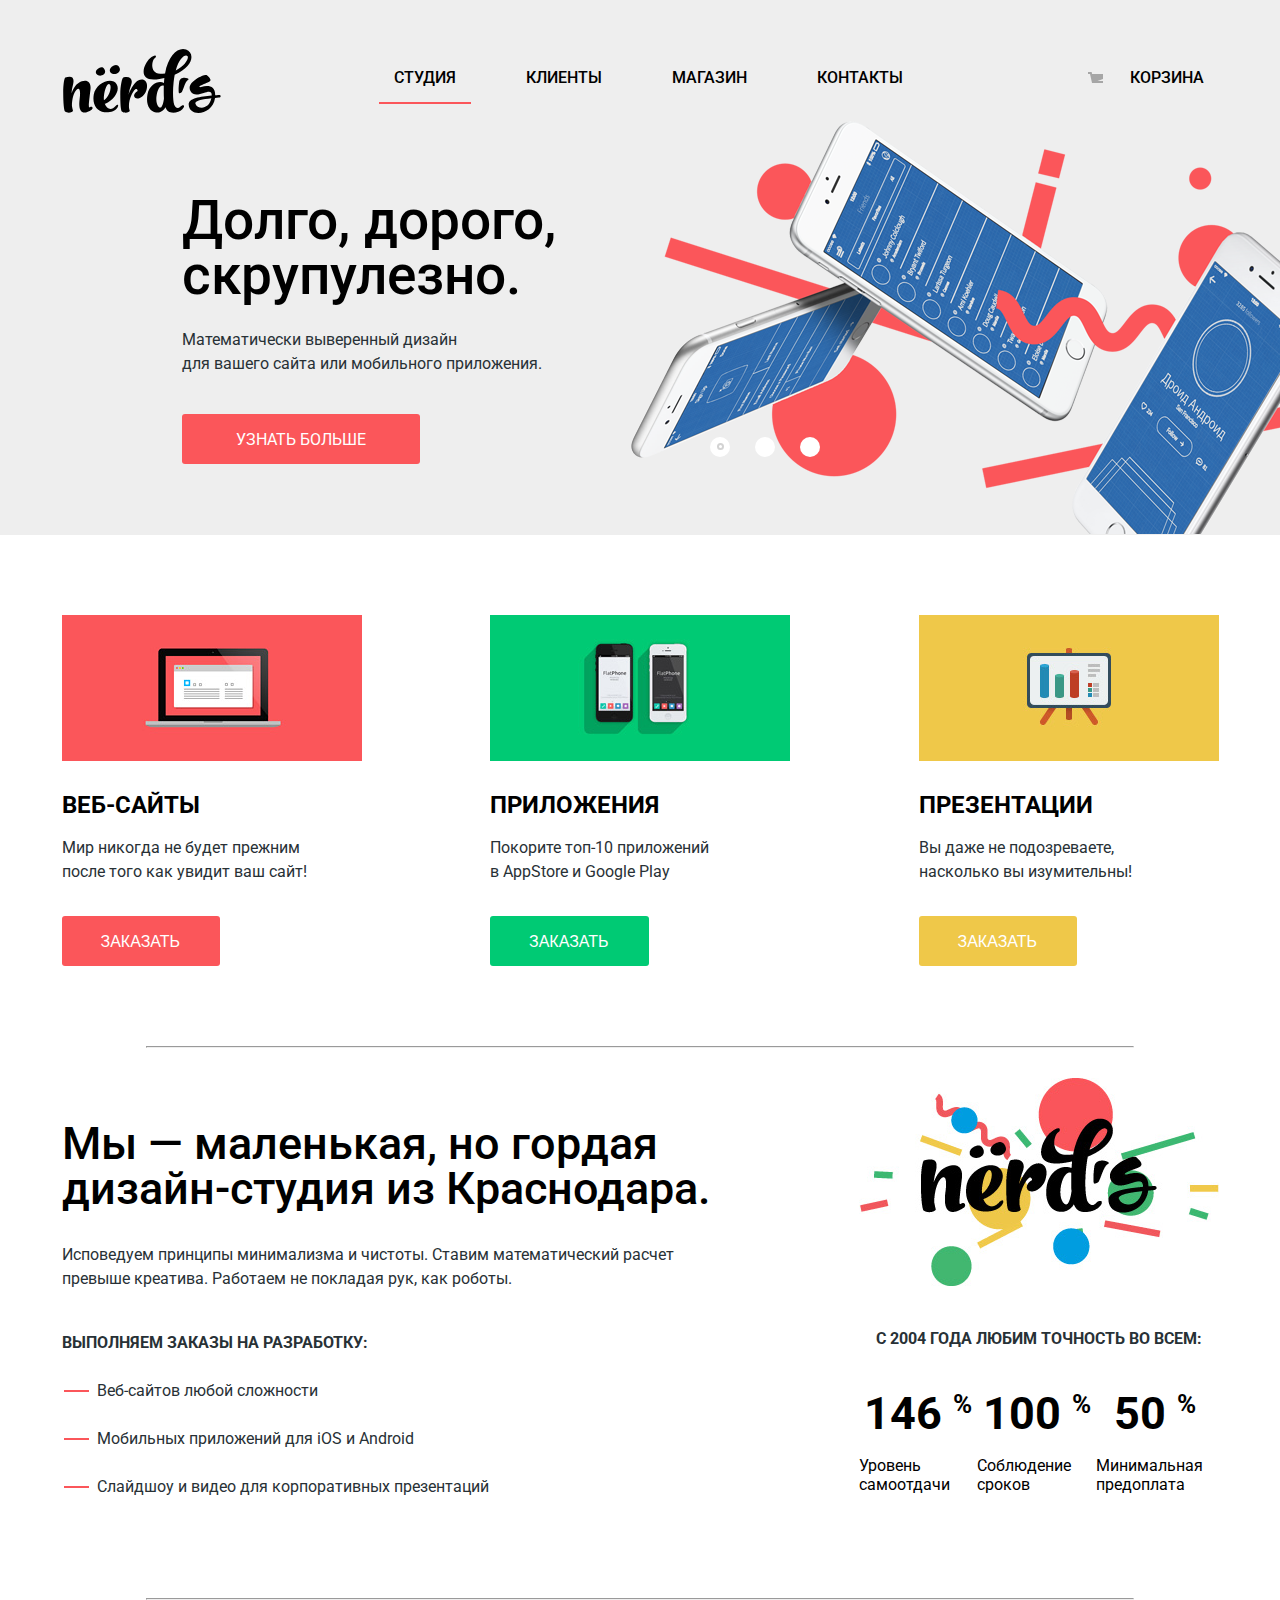
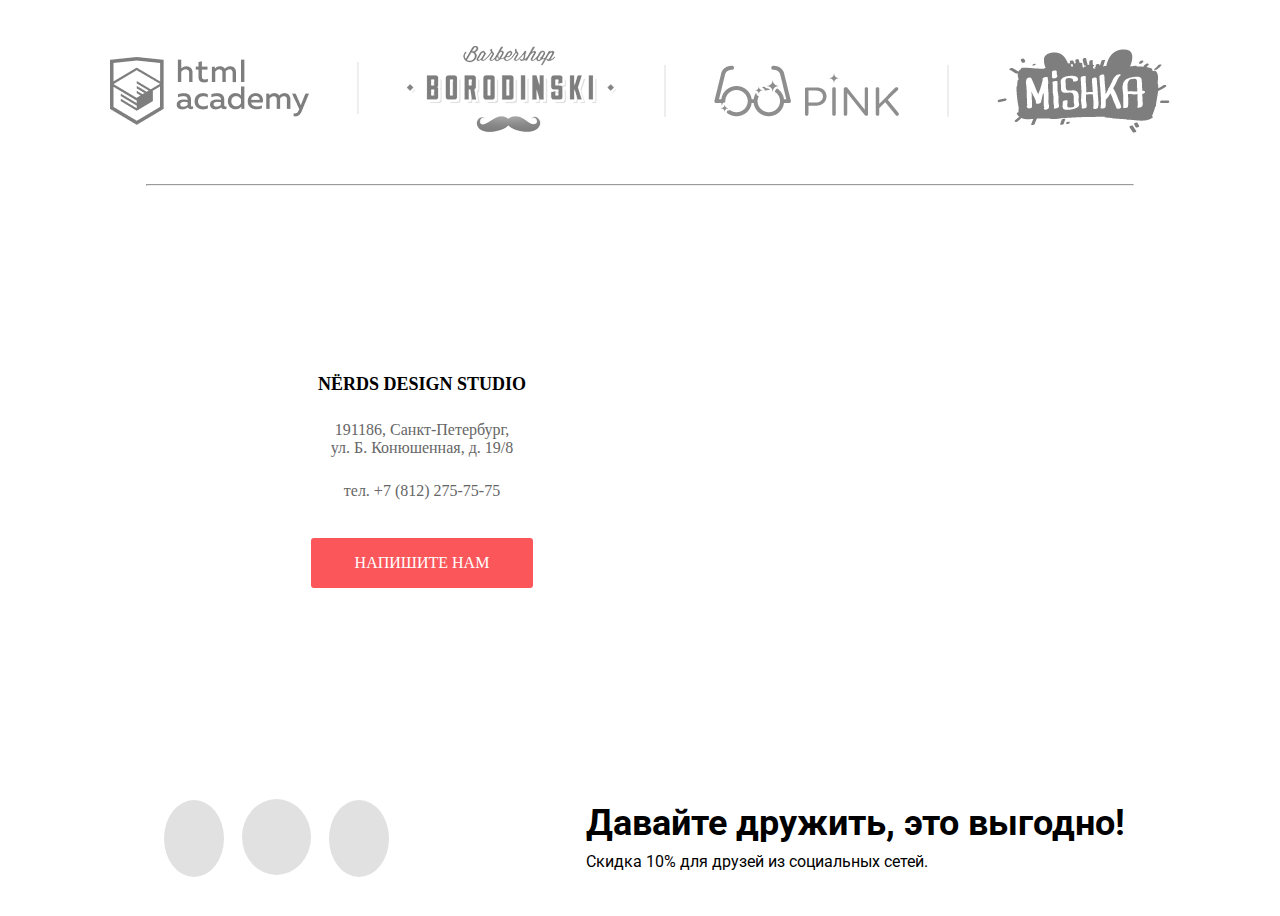
<file: nerds/index.html>
<!DOCTYPE html>
<html lang="en">
<head>
	<meta charset="UTF-8">
	<meta name="viewport" content="width=device-width, initial-scale=1.0">
	<link rel="stylesheet" href="css/style.css">
	<link rel="preconnect" href="https://fonts.googleapis.com">
<link rel="preconnect" href="https://fonts.googleapis.com">
<link rel="preconnect" href="https://fonts.gstatic.com" crossorigin>
<link href="https://fonts.googleapis.com/css2?family=Roboto:wght@500&display=swap" rel="stylesheet">
<link href="https://fonts.googleapis.com/css2?family=Roboto&display=swap" rel="stylesheet">
<link href="https://fonts.googleapis.com/css2?family=Roboto:wght@700&display=swap" rel="stylesheet">
<link rel="stylesheet" href="https://use.fontawesome.com/releases/v5.6.1/css/all.css"
integrity="sha384-gfdkjb5BdAXd+lj+gudLWI+BXq4IuLW5IT+brZEZsLFm++aCMlF1V92rMkPaX4PP" crossorigin="anonymous">
	<title>Nerds</title>
</head>
<body>
	<header class="header">
		<div class="container">
			<div class="header__logo">
				<a href="index.html"><img src="img/nerds-logo.svg" alt="Логотип" width="160px" height="65px"></a>
			</div>
			<nav>
				<ul class="header__nav">
					<li class="nav__item"><a href="" class="active">Студия</a></li>
					<li class="nav__item"><a href="">Клиенты</a></li>
					<li class="nav__item"><a href="catalog.html">Магазин</a></li>
					<li class="nav__item"><a href="">Контакты</a></li>
				</ul>
			</nav>
			<div class="header__basket">
				<a href="#">Корзина</a>
			</div>
		</div>
				<div class="slider">
		<div class="container">
			
		<input class="slider__check slider__check-pos-first" type="radio" name="slider__check" id="slider__check-1" checked>
    <label class="slider__label slider__label-pos-first" for="slider__check-1">1</label>
    
    <div class="slider__div">
    	<div class="header__slider-description">
				<h1 class="header__slider-title">
					Долго, дорого,<br> скрупулезно.
				</h1>
				<p class="header__slider-text">
					Математически выверенный дизайн<br> для вашего сайта или мобильного приложения.
				</p>
				<button class="header__slider-button">
					УЗНАТЬ БОЛЬШЕ
				</button>
			</div>
    <img class="slider__image" src="img/nerds-index-slide1 1.png" alt="slider-image" width="760px" height="431px">
    </div>
    
		<input class="slider__check slider__check-pos-second" type="radio" name="slider__check" id="slider__check-2">
    <label class="slider__label slider__label-pos-second" for="slider__check-2">2</label>
    
    <div class="slider__div">
    	<div class="header__slider-description">
				<h1 class="header__slider-title">
					Любим математику <br> как никто другой.
				</h1>
				<p class="header__slider-text">
					Никакого креатива, только математические формулы <br> для расчета идеальных пропорций
				</p>
				<button class="header__slider-button">
					УЗНАТЬ БОЛЬШЕ
				</button>
			</div>
    <img src="img/index-slide-2.png" alt="slider-image" width="760px" height="431px" class="slider__image">
    </div>
    
		<input class="slider__check slider__check-pos-third" type="radio" name="slider__check" id="slider__check-3">
    <label class="slider__label slider__label-pos-third" for="slider__check-3">3</label>
    
    <div class="slider__div">
    	<div class="header__slider-description">
				<h1 class="header__slider-title">
					Только ночь,<br>только хардкор.
				</h1>
				<p class="header__slider-text">
					Работать днем, как все? Мы против этого. <br>
					Ближе к полуночи работа только начинается.
				</p>
				<button class="header__slider-button">
					УЗНАТЬ БОЛЬШЕ
				</button>
			</div>
    <img class="slider__image" src="img/index-slide-3.png" width="760px" height="431px" alt="slider-image">
    </div>
    	
			
	</div>
	</div>
	</header>
	<main class="main">
		<div class="container">
			<div class="main__block">
				<img src="img/illustration-1 1.jpg" width="300px" height="146px" alt="wep pages">
				<h3 class="main__block-title">Веб-сайты</h3>
				<p class="main__block-text">Мир никогда не будет прежним <br> после того как увидит ваш сайт!</p>
				<button class="order-button main__button-red">
					Заказать
				</button>
			</div>
			<div class="main__block">
				<img src="img/illustration-2 1.jpg" width="300px" height="146px" alt="applications">
				<h3 class="main__block-title">Приложения</h3>
				<p class="main__block-text">Покорите топ-10 приложений <br> в AppStore и Google Play</p>
				<button class="order-button main__button-green">
					Заказать
				</button>
			</div>
			<div class="main__block">
				<img src="img/illustration-3 1.jpg" width="300px" height="146px" alt="presentations">
				<h3 class="main__block-title">Презентации</h3>
				<p class="main__block-text">Вы даже не подозреваете, <br> насколько вы изумительны!</p>
				<button class="order-button main__button-yellow">
					Заказать
				</button>
			</div>
		</div>
		<hr>
		<div class="container">
			<div class="main__description-block">
				<h2 class="main__description-title">
					Мы — маленькая, но гордая <br>
				    дизайн-студия из Краснодара.
				</h2>
				<p class="main__description-text main__block-text">
					Исповедуем принципы минимализма и чистоты. Ставим математический расчет <br>
					превыше креатива. Работаем не покладая рук, как роботы.
				</p>
				<h4>
					Выполняем заказы на разработку:
				</h4>
				<ul class="main__services-list">
					<li class="main__list-element">
							Веб-сайтов любой сложности	
					</li>
					<li class="main__list-element">
						Мобильных приложений для iOS и Android
					</li>
					<li class="main__list-element">
						Слайдшоу и видео для корпоративных презентаций
					</li>
				</ul>
			</div>
			<aside class="aside">
				<img src="img/nerds-illustration 1.png" alt="logotype" width="360px" height="208px">
				<h4>с 2004 года Любим точность во всем:</h4>
					<div class="aside__stats">
						<div>146 <sup>%</sup></div>
						<p>Уровень <br> самоотдачи</p>
					</div>
					<div class="aside__stats">
						<div>100 <sup>%</sup></div>
						<p>Соблюдение <br> сроков</p>
					</div>
					<div class="aside__stats">
						<div>50 <sup>%</sup></div>
						<p>Минимальная <br> предоплата</p>
					</div>
			</aside>
		</div>
		<hr>
		<div class="container">
			<div class="main__advertising-element">
				<a href="#">
					<img src="img/logo-1 1.png" alt="">
				</a>
			</div>
			<div class="main__advertising-element first-gray-element">
				<a href="#">
					<img src="img/logo-2 2.png" alt="">
				</a>
			</div>
			<div class="main__advertising-element second-gray-element">
				<a href="#">
					<img src="img/logo-3 2.png" alt="">
				</a>
			</div>
			<div class="main__advertising-element third-gray-element">
				<a href="#">
					<img src="img/logo-4 2.png" alt="">
				</a>
			</div>
	</div>
	<hr>
	</main>
	<section class="section-map">
				<div class="popup" id="popup">
					<h3>Напишите нам</h3>
						<form action="">
							<fieldset class="popup__form-name">
							<label for="name">Ваше имя</label>
							<input type="text" id="name" placeholder="Имя Фамилия" required>
							</fieldset>
							<fieldset class="popup__form-email">
							<label for="email">Ваш email</label>
							<input type="email" id="email" placeholder="emain@example.com">
							</fieldset>
							<fieldset class="popup__form-letter">
							<label for="letter">Текст письма</label>
							<input type="text" id="letter" placeholder="В свободной форме">
							</fieldset>	
							<div>
								<button>отправить</button>
							</div>
						</form>
						<a href="#" class="close"></a>
					</div>
		<div class="map-contacts">
					<h3>NЁRDS DESIGN STUDIO</h3>
					<p>191186, Санкт-Петербург, <br> ул. Б. Конюшенная, д. 19/8 </p>
					<a href="">
						тел. +7 (812) 275-75-75
					</a>
					<a href="#popup" class="button-send">Напишите нам</a>
				</div>
		<iframe src="https://www.google.com/maps/embed?pb=!1m10!1m8!1m3!1d5082.019393221151!2d30.444442903069007!3d50.440920046555426!3m2!1i1024!2i768!4f13.1!5e0!3m2!1sru!2sua!4v1632475404308!5m2!1sru!2sua" width="100%" height="496" style="border:0;" allowfullscreen="" loading="lazy"></iframe>
	</section>
	<footer class="footer">
		<div class="footer-wrapper">
			<div class="footer__contact-block">
				<a href="#" class="vk-icon"><i class="fab fa-vk"></i></a>
				<a href="#" class="fb-icon"><i class="fab fa-facebook-f"></i></a>
				<a href="#" class="insta-icon"><i class="fab fa-instagram"></i></a>
			</div>
			<div class="footer__text-block">
				<h3 class="footer__title">
					Давайте дружить, это выгодно!
				</h3>
				<p class="footer__text">
					Скидка 10% для друзей из социальных сетей.
				</p>
			</div>
		</div>
	</footer>
</body>
</html>
</file>
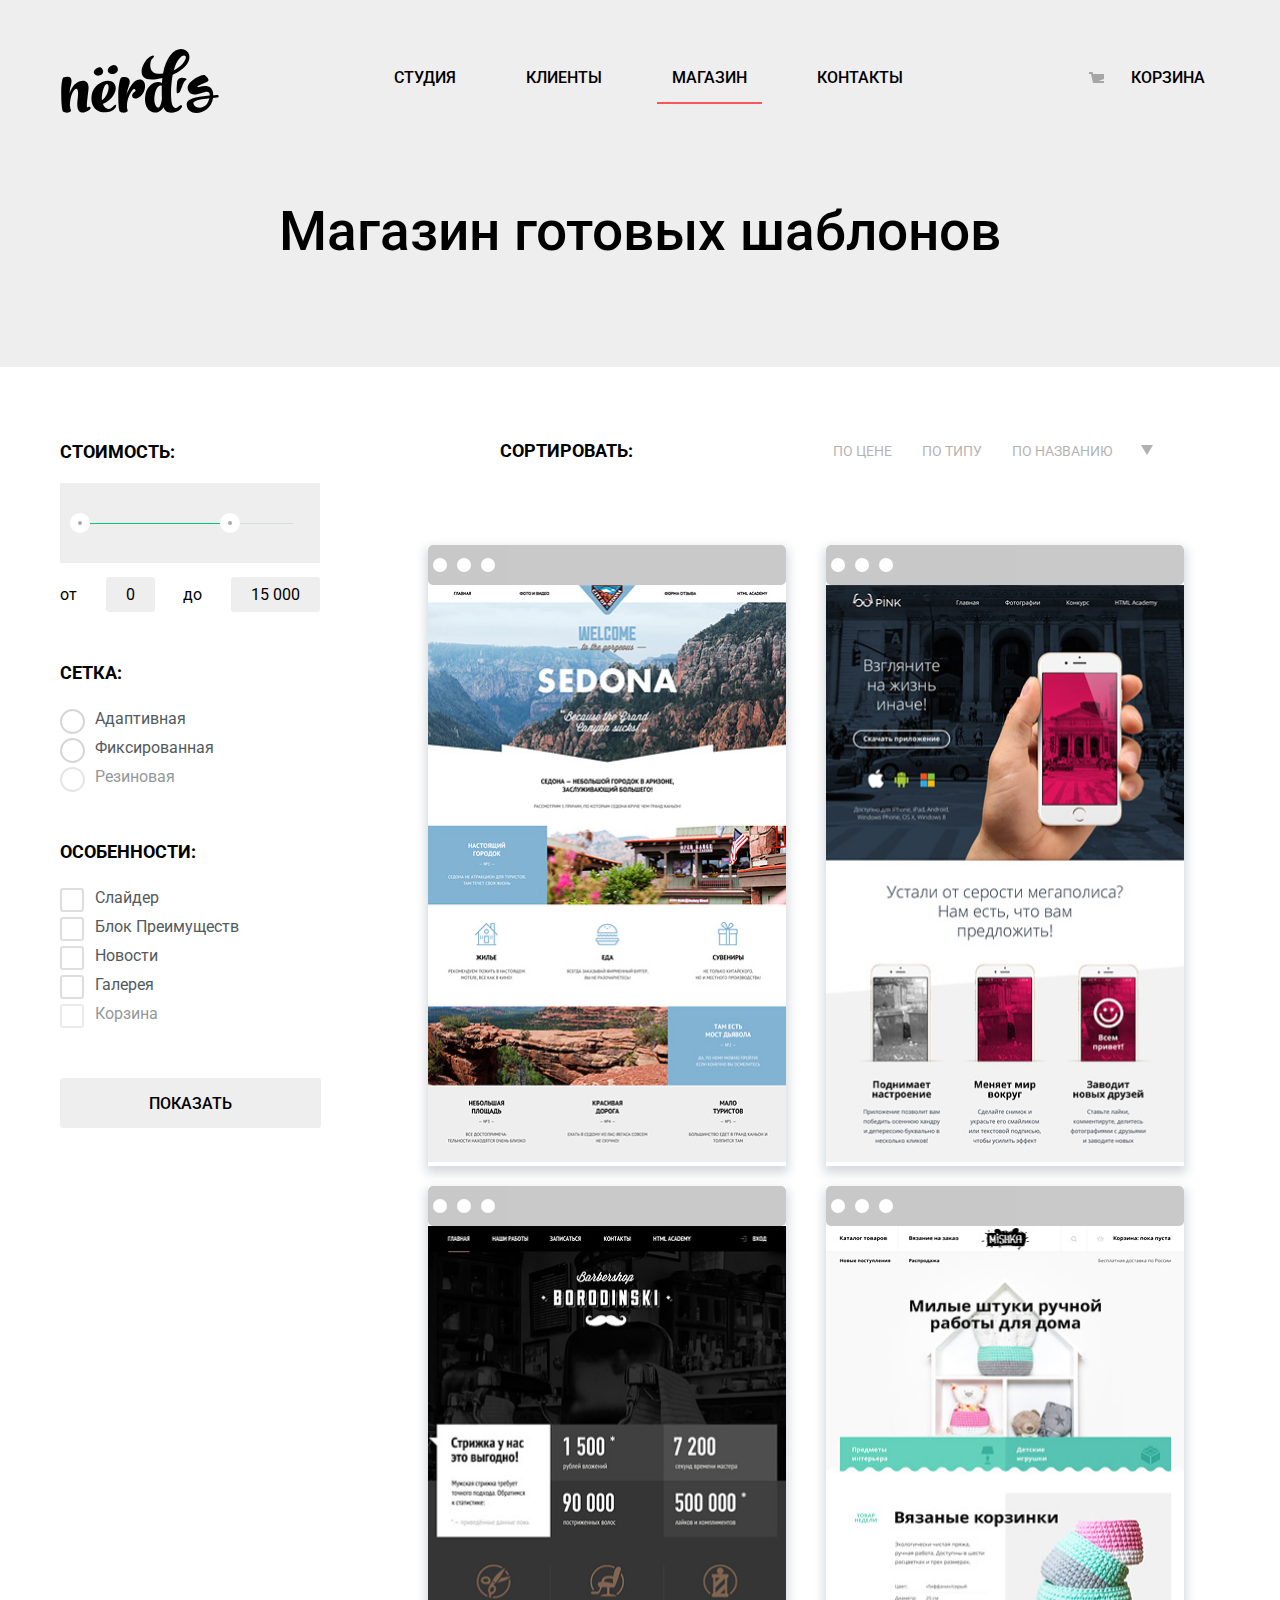
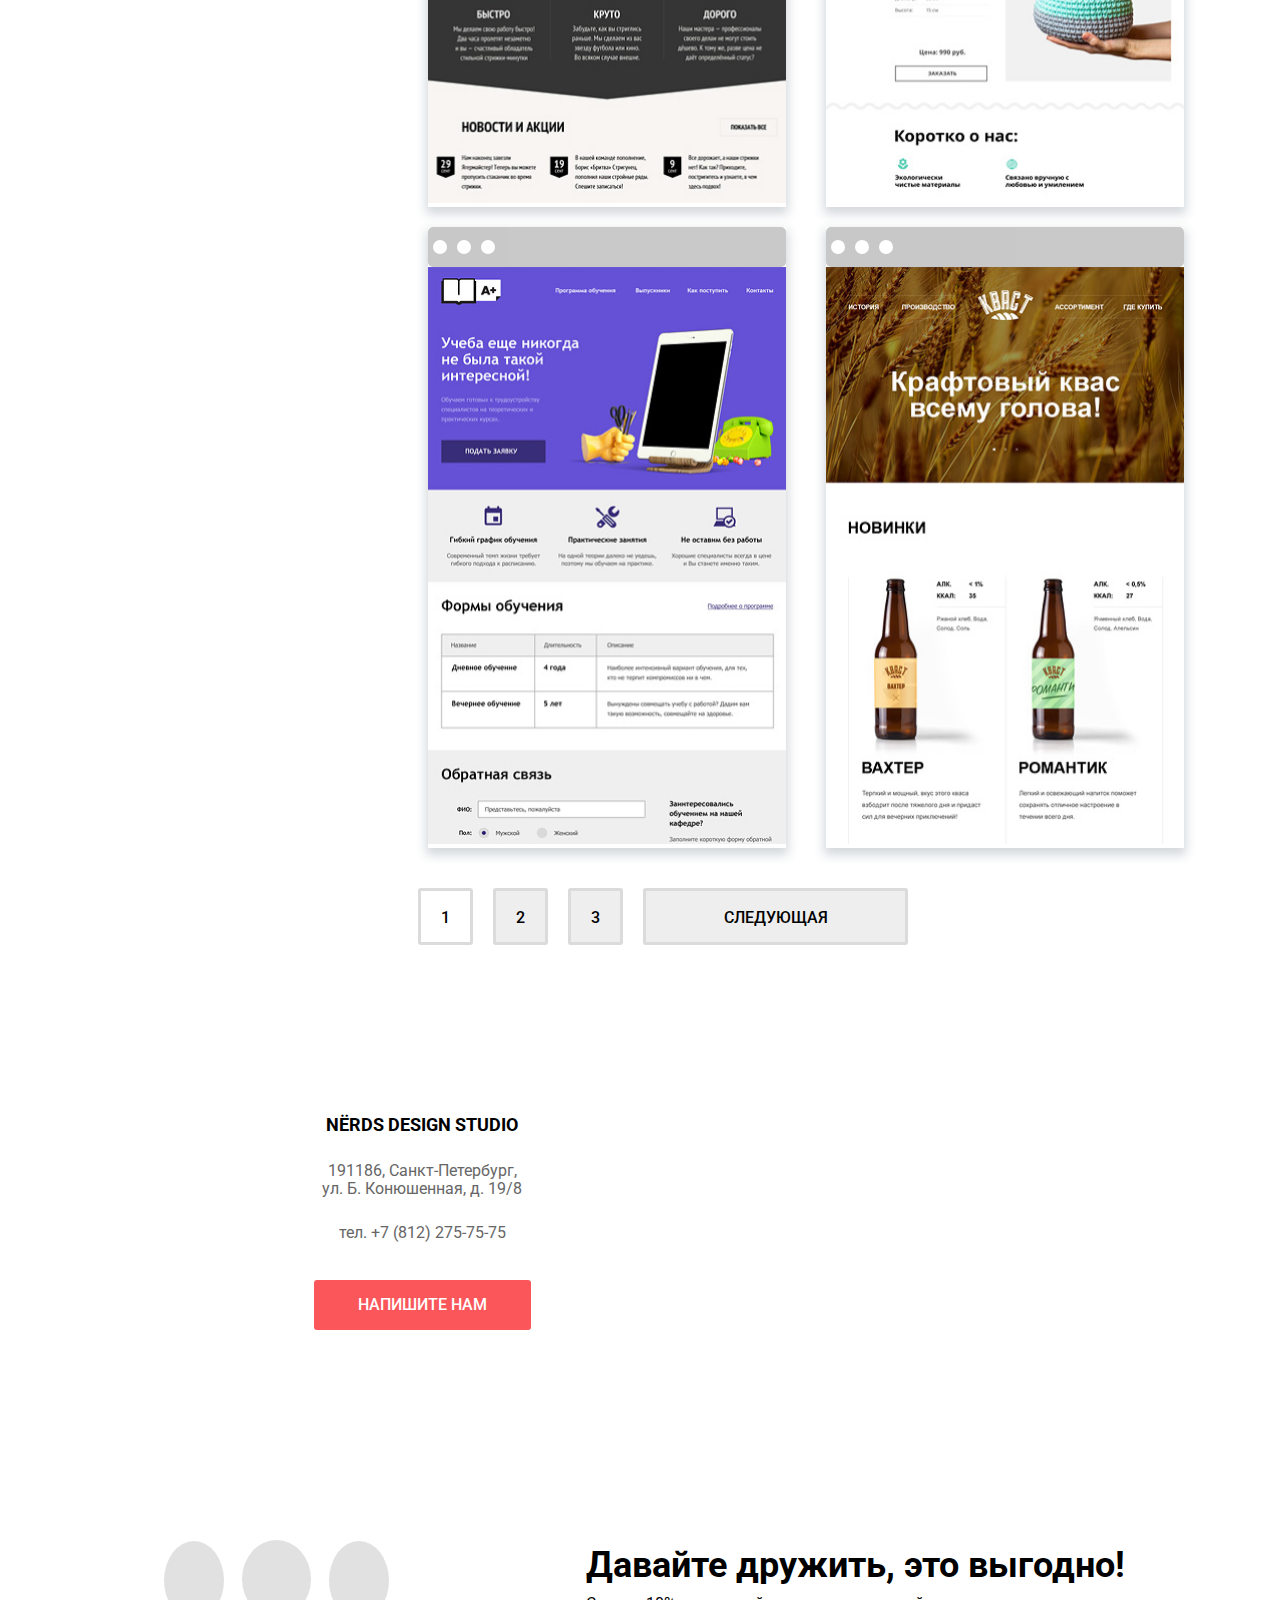
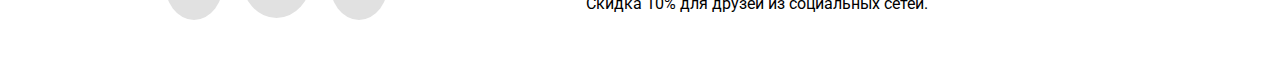
<file: nerds/catalog.html>
<!DOCTYPE html>
<html lang="en">
<head>
	<meta charset="UTF-8">
	<meta name="viewport" content="width=device-width, initial-scale=1.0">
	<title>Document</title>
	<link rel="stylesheet" href="css/catalog_style.css">
	<link rel="preconnect" href="https://fonts.googleapis.com">
<link rel="preconnect" href="https://fonts.googleapis.com">
<link rel="preconnect" href="https://fonts.gstatic.com" crossorigin>
<link href="https://fonts.googleapis.com/css2?family=Roboto:wght@500&display=swap" rel="stylesheet">
<link href="https://fonts.googleapis.com/css2?family=Roboto&display=swap" rel="stylesheet">
<link href="https://fonts.googleapis.com/css2?family=Roboto:wght@700&display=swap" rel="stylesheet">
<link rel="stylesheet" href="https://use.fontawesome.com/releases/v5.6.1/css/all.css"
integrity="sha384-gfdkjb5BdAXd+lj+gudLWI+BXq4IuLW5IT+brZEZsLFm++aCMlF1V92rMkPaX4PP" crossorigin="anonymous">
</head>
<body>
	<header class="header">
		<div class="container">
			<div class="header__logo">
				<a href="index.html"><img src="img/nerds-logo.svg" alt="Логотип" width="160px" height="65px"></a>
			</div>
			<nav>
				<ul class="header__nav">
					<li class="nav__item"><a href="index.html">Студия</a></li>
					<li class="nav__item"><a href="">Клиенты</a></li>
					<li class="nav__item"><a href="catalog.html" class="active">Магазин</a></li>
					<li class="nav__item"><a href="">Контакты</a></li>
				</ul>
			</nav>
			<div class="header__basket">
				<a href="#">Корзина</a>
			</div>
		</div>
			<h1 class="header__title">
				Магазин готовых шаблонов
			</h1>
		</header>
			<main class="main">
				<aside class="sidebar">
					<form action="" class="aside-form">
					<p class="price-text">СТоимость:</p>
					<div class="range-slider">
						<div class="slider__element-start">
							<span></span>
						</div>
						<div class="range"></div>
						<div class="slider__element-end">
							<span></span>
						</div>
					</div>
					<div class="calculate">
						<span>от</span>
						<div class="min">
							<p>0</p>
						</div>
						<span>до</span>
						<div class="max">
							<p>15 000</p>
						</div>
					</div>
						<p class="aside__form-text">Сетка:</p>
						<fieldset>
							<input class="radio__input" type="radio" name="makeup" id="adaptive">
						<label for="adaptive" class="radio__label">адаптивная</label>
						</fieldset>
						<fieldset>
							<input class="radio__input" type="radio" name="makeup" id="fixed">
						<label for="fixed" class="radio__label">фиксированная</label>
						</fieldset>
						<fieldset>
							<input class="radio__input disabled" disabled type="radio" name="makeup" id="gumm">
						<label for="gumm" class="radio__label">резиновая</label>
						</fieldset>		
						<p class="aside__form-text">Особенности:</p>
						<fieldset>
							<input type="checkbox" name="advantage" id="slider" class="checkbox__input">
						<label for="slider" class="checkbox__label">слайдер</label>
						</fieldset>
						<fieldset>
							<input type="checkbox" name="advantage" id="advantage" class="checkbox__input">
						<label for="advantage" class="checkbox__label">блок преимуществ</label>
						</fieldset>
						<fieldset>
							<input type="checkbox" name="advantage" id="news" class="checkbox__input">
						<label for="news" class="checkbox__label">новости</label>
						</fieldset>
						<fieldset>
							<input type="checkbox" name="advantage" id="galery" class="checkbox__input">
						<label for="galery" class="checkbox__label">галерея</label>
						</fieldset>
						<fieldset>
							<input type="checkbox" name="advantage" disabled id="basket" class="checkbox__input disabled">
						<label for="basket" class="checkbox__label">корзина</label>
						</fieldset>
						<a href="" class="form__button-show">ПОКАЗАТЬ</a>	
					</form>
				</aside>
				<div class="main-catalog">
					<div class="main-catalog__header">
						<p>
							сортировать:
						</p>
						<ul class="main-catalog__options">
							<li><a href="">По цене</a></li>
							<li><a href="">По типу</a></li>
							<li><a href="">По названию</a>
								<ul class="main-catalog__options_dropdown-menu">
								<li><a href="">по параметру 1</a></li>
								<li><a href="">по параметру 2</a></li>
								<li><a href="">по параметру 3</a></li>
							</ul></li>
						</ul>
					</div>
					<div class="main-catalog__element">
						<a href="">
							<div class="catalog__element-shape">
								<div class="element-shape-circle"></div>
								<div class="element-shape-circle"></div>
								<div class="element-shape-circle"></div>
							</div>
							<img src="img/img-sedona 1.jpg" width="358px" height="577px" alt="">
						</a>
						<div class="catalog__element-price">
							<h4>Sedona</h4>
							<p>Информационный сайт <br> для туристов</p>
							<button>9 900 ₽</button>
						</div>
					</div>
					<div class="main-catalog__element">
						<a href="">
							<div class="catalog__element-shape">
								<div class="element-shape-circle"></div>
								<div class="element-shape-circle"></div>
								<div class="element-shape-circle"></div>
							</div>
							<img src="img/img-pink 1.jpg" width="358px" height="577px" alt="">
						</a>
						<div class="catalog__element-price">
							<h4>Sedona</h4>
							<p>Информационный сайт <br> для туристов</p>
							<button>9 900 ₽</button>
						</div>
					</div>
					<div class="main-catalog__element">
						<a href="">
							<div class="catalog__element-shape">
								<div class="element-shape-circle"></div>
								<div class="element-shape-circle"></div>
								<div class="element-shape-circle"></div>
							</div>
							<img src="img/img-barbershop 1.jpg" width="358px" height="577px" alt="">
						</a>
						<div class="catalog__element-price">
							<h4>Sedona</h4>
							<p>Информационный сайт <br> для туристов</p>
							<button>9 900 ₽</button>
						</div>
					</div>
					<div class="main-catalog__element">
						<a href="">
							<div class="catalog__element-shape">
								<div class="element-shape-circle"></div>
								<div class="element-shape-circle"></div>
								<div class="element-shape-circle"></div>
							</div>
							<img src="img/img-mishka 1.jpg" width="358px" height="577px" alt="">
						</a>
						<div class="catalog__element-price">
							<h4>Sedona</h4>
							<p>Информационный сайт <br> для туристов</p>
							<button>9 900 ₽</button>
						</div>
					</div>
					<div class="main-catalog__element">
						<a href="">
							<div class="catalog__element-shape">
								<div class="element-shape-circle"></div>
								<div class="element-shape-circle"></div>
								<div class="element-shape-circle"></div>
							</div>
							<img src="img/img-aplus 1.jpg" width="358px" height="577px" alt="">
						</a>
						<div class="catalog__element-price">
							<h4>Sedona</h4>
							<p>Информационный сайт <br> для туристов</p>
							<button>9 900 ₽</button>
						</div>
					</div>
					<div class="main-catalog__element">
						<a href="">
							<div class="catalog__element-shape">
								<div class="element-shape-circle"></div>
								<div class="element-shape-circle"></div>
								<div class="element-shape-circle"></div>
							</div>
							<img src="img/img-kvast 1.jpg" width="358px" height="577px" alt="">
						</a>
						<div class="catalog__element-price">
							<h4>Sedona</h4>
							<p>Информационный сайт <br> для туристов</p>
							<button>9 900 ₽</button>
						</div>
					</div>
					<ul class="next-page-list">
						<li><a href="" class="active-next-page">1</a></li>
						<li><a href="">2</a></li>
						<li><a href="">3</a></li>
						<li class="next"><a href="" >следующая</a></li>
					</ul>
				</div>
				
			</main>
			<section class="section-map">
				<div class="popup" id="popup">
					<h3>Напишите нам</h3>
						<form action="">
							<fieldset class="popup__form-name">
							<label for="name">Ваше имя</label>
							<input type="text" id="name" placeholder="Имя Фамилия" required>
							</fieldset>
							<fieldset class="popup__form-email">
							<label for="email">Ваш email</label>
							<input type="email" id="email" placeholder="emain@example.com">
							</fieldset>
							<fieldset class="popup__form-letter">
							<label for="letter">Текст письма</label>
							<input type="text" id="letter" placeholder="В свободной форме">
							</fieldset>	
							<div>
								<button>отправить</button>
							</div>
						</form>
						<a href="#" class="close"></a>
					</div>
				<div class="map-contacts">
					<h3>NЁRDS DESIGN STUDIO</h3>
					<p>191186, Санкт-Петербург, <br> ул. Б. Конюшенная, д. 19/8 </p>
					<a href="">
						тел. +7 (812) 275-75-75
					</a>
					<a href="#popup" class="button-send">Напишите нам</a>
				</div>
		<iframe src="https://www.google.com/maps/embed?pb=!1m10!1m8!1m3!1d5082.019393221151!2d30.444442903069007!3d50.440920046555426!3m2!1i1024!2i768!4f13.1!5e0!3m2!1sru!2sua!4v1632475404308!5m2!1sru!2sua" width="100%" height="496" style="border:0;" allowfullscreen="" loading="lazy"></iframe>
	</section>
	<footer class="footer">
		<div class="footer-wrapper">
			<div class="footer__contact-block">
				<a href="#" class="vk-icon"><i class="fab fa-vk"></i></a>
				<a href="#" class="fb-icon"><i class="fab fa-facebook-f"></i></a>
				<a href="#" class="insta-icon"><i class="fab fa-instagram"></i></a>
			</div>
			<div class="footer__text-block">
				<h3 class="footer__title">
					Давайте дружить, это выгодно!
				</h3>
				<p class="footer__text">
					Скидка 10% для друзей из социальных сетей.
				</p>
			</div>
		</div>
	</footer>
</body>
</html>
</file>
<file: nerds/css/style.css>
* {
    margin: 0;
    padding: 0;
}
header {
    background-color: #eee;
}
.container {
    display:  flex;
    max-width: 1157px;
    margin: 0 auto;
    flex-direction: row;
    justify-content: space-between;
    align-items: center;
}
nav {
    margin-top: 37px;
}
.header__nav {
    display:  flex;
}
.header__logo {
    margin-top: 48px;
}
.header__logo:active {
    opacity: .4;
}
.nav__item {
    list-style-type: none;
    padding-right: 40px;
}
.nav__item > a, .header__basket > a {
    padding: 15px;
    text-decoration: none;
    color:  #000;
    font-family: Roboto;
    font-weight: 500;
     text-transform: uppercase;
}
.active {
    border-bottom: 2px solid #FB565A;
}
.nav__item:active, .header__basket:active {
    opacity: .4;
}
.header__basket {
    position: relative;
    margin-top: 37px;
}
.header__basket > a::before {
    content: "";
    position: absolute;
    background: url(../img/Shape.svg) center center no-repeat;
    width: 15px;
    height: 15px;
    left: -27px;
    top: 2px;
}
.nav__item > a:hover,
.header__basket > a:hover {
    color: #FB565A;
}
.nav__item > a:active,
.header__basket > a:active {
    color: #000;
    opacity: .4;
} 
/*-------------------------slider--------------------------*/

.slider {
    position:relative;
    width:1157px;
    padding-top:370px;
    text-align:center;
    padding-bottom: 48px;
    }
.slider__check {
    position:absolute;
    clip:rect(0 0 0 0);
    overflow:hidden;
  }
  
.slider__div {
        position:absolute;
        top: -14px;
        left: 597px;
        }
    
.slider__label {
        position: absolute;
        overflow:hidden;
        display:inline-block;
        width:20px;
        height:20px;
        background:#fff;
        border-radius:50%;
        text-indent:-9999px;
        z-index: 1;
        }

/* Display */
.slider__div {
    display:none;
    }
.slider__check:checked + .slider__label + .slider__div {
    display:block;
    }

/* Current */
.slider__check:checked + .slider__label {
    background:#fff;
    }
    .slider__check:checked + .slider__label::after {
    content: "";
    width: 3px;
    height: 3px;
    border: 2px solid lightgray;
    border-radius: 50%;
    position: absolute;
    left: 7px;
    top: 6px;
}
    /*-------------------------slider--------------------------*/
.slider__check-pos-first {
    left: 710px;
    top: 320px;
}
.slider__check-pos-second {
    left: 755px;
    top: 320px;
}
.slider__check-pos-third {
    left: 800px;
    top: 320px;
}
.slider__label-pos-first {
    left: 710px;
    top: 320px;
}
.slider__label-pos-second {
     left: 755px;
    top: 320px;
}
.slider__label-pos-third {
     left: 800px;
    top: 320px;
}

.header__slider-description {
    position: absolute;
    top: 90px;
    left: -415px;
    text-align: left;
}
.header__slider-title {
    font-size: 55px;
    font-family: Roboto;
    font-weight: 500;
    line-height: 55px;
}
.header__slider-text {
    margin: 25px 0 38px;
    font-size: 16px;
    font-family: Roboto;
    font-weight: 400;
    line-height: 24px;
    color: #283136;
}
.header__slider-button {
    padding: 17px 54px 15px;
    font-size: 16px;
    line-height: 18px;
    font-family: Roboto;
    background-color: #FB565A;
    color: #fff;
    border: none;
    border-radius: 3px;
}
.header__slider-button:hover {
    transition: .2s ease;
    cursor: pointer;
    background-color: #E74246;
}
.header__slider-button:active {
    background-color: #D7373B;
    opacity: .4;
   /* box-shadow: inset 2px 3px 2px rgba(100, 0, 20, 1);*/
}
/*----------------------Main---------------------*/
.main {
    margin-top: 80px;
    font-family: Roboto;
    text-align: left;
    background-color: #fff;
}
.main__block {
    margin-bottom: 80px;
}
.main__block-title {
    margin: 25px auto 16px;
    text-transform: uppercase;
    font-size: 24px;
    line-height: 30px;
    font-weight: 700;
}
.main__block-text,
    .main__list-element {
    font-size: 16px;
    color: #283136;
    line-height: 24px;
}
.order-button {
    margin-top: 32px;
    padding: 17px 40px 15px 39px;
    font-size: 16px;
    line-height: 18px;
    color: #fff;
    text-transform: uppercase;
    border: none;
    border-radius: 3px;
    cursor:  pointer;
}
.main__button-red {
    background-color: #FB565A;
}
.main__button-red:hover {
    background-color: #E74246;
}
.main__button-red:active {
    background-color: #D7373B;
    box-shadow: inset 0px 3px 0px rgba(0, 1, 1, 0.1);
}
.main__button-green {
    background-color: #00CA74;
}
.main__button-green:hover {
    background-color: #00BC6C;
}
.main__button-green:active {
    background-color: #00AA62;
    box-shadow: inset 0px 3px 0px rgba(0, 1, 1, 0.1);
}
.main__button-yellow {
    background-color: #EFC849;
}
.main__button-yellow:hover {
    background-color: #EAB534;
}
.main__button-yellow:active {
    background-color: #E5A722;
    box-shadow: inset 0px 3px 0px rgba(0, 1, 1, 0.1);
}
.order-button:hover {
    transition: .2s ease;
}
hr {
    margin: 0 auto;
    width: 77%;
}
.main__description-block {
    padding-top:  73px;
    text-align:  left;
}
.main__description-block, .aside {
    margin-bottom: 75px;
}
.main__description-title {
    font-size: 45px;
    font-weight: 500;
    line-height: 45px;
}
.main__description-block  h4, .aside h4 {
    text-transform: uppercase;
    font-size: 16px;
    line-height: 24px;
    color: #283136;
}
.main__description-text {
    margin: 32px auto 40px;
}
.main__services-list {
    margin-top:  23px;
}
.main__list-element {
    position: relative;
    padding-left: 35px;
    margin: 24px 0;
    list-style-type: none;
}
.main__list-element::before {
    content: "";
    position: absolute;
    left: 2px;
    top: 11px;
    width: 25px;
    height: 2px;
    background: url(..img/Rectangle 12.png) center center no-repeat;
    background-color: #FB565A;
}
.aside {
    text-align: center;
}
.aside >.aside__stats {
    float: left;
    margin:  0 auto;
    width: 33%;
}
.aside__stats > div {
    font-size: 45px;
    line-height: 64px;
    font-weight: 700;
}
.aside__stats > div > sup {
    font-size: 26px;
    line-height: 40px;
}
.aside h4 {
    margin: 37px auto 31px;
    text-align: center;
}
.aside__stats > p {
    margin-top: 10px;
    text-align-last: left;
}
.main__advertising-element {
    position: relative;
    margin: 46px auto 44px;
}
.main__advertising-element > a {
    opacity: .5;
}
.main__advertising-element > a:hover {
    opacity: 1;
    transition: .1s ease;
}
.main__advertising-element > a:active {
    opacity: .5;
}
.first-gray-element::before {
    content: "";
    position: absolute;
    top: 16px;
    left: -50px;
    width: 2px;
    height: 52px;
    background-color: #EEEEEE;
}
.second-gray-element::before {
    content: "";
    position: absolute;
    top: 0;
    left: -50px;
    width: 2px;
    height: 52px;
    background-color: #EEEEEE;
}
.third-gray-element::before {
    content: "";
    position: absolute;
    top: 16px;
    left: -50px;
    width: 2px;
    height: 52px;
    background-color: #EEEEEE;
}
.section-map {
    position: relative;
    margin-top: 80px;
    width: 100%;
    height: 496px;
}
.map-contacts {
    position: absolute;
    left: 262px;
    top: 54px;
    width: 320px;
    background-color: #fff;
    text-align: center;
}
.map-contacts > h3 {
    margin: 49px auto 22px;
    text-transform: uppercase;
    font-size: 18px;
    font-weight: 700;
    line-height: 30px;
    color: #000;
}
.map-contacts > a,
    .map-contacts > p {
    color: #666;
    font-size: 16px;
    line-height: 18px;
    text-decoration: none;
}
.map-contacts > p {
    margin-bottom: 25px;
}
.map-contacts > button {
    margin: 38px auto 47px;
    padding: 16px 44px;
    text-transform: uppercase;
    font-size: 16px;
    line-height: 18px;
    font-weight: 500;
    color: #fff;
    background-color: #FB565A;
    border:  none;
    border-radius: 3px;
}
.footer-wrapper {
    display:  flex;
    max-width: 1157px;
    margin: 0 auto;
    flex-direction: row;
    justify-content: space-around;
    align-items: center;
}
.footer__contact-block {
    margin: 68px 0;
}
.vk-icon, .fb-icon, .insta-icon {
    position: relative;
    margin: 0 9px;
    border-radius: 50%;
    color: #fff;
    background-color: #E1E1E1;
}
.vk-icon {
    padding: 30px;

 }   
.fb-icon {
    padding: 31px 34px 28px 35px;
}
.insta-icon {
   padding: 30px;
}
.fb-icon:hover,
.insta-icon:hover,
 .vk-icon:hover {
    transition: .3s ease;
    background-color: #E74246;
}
.fb-icon:active,
.insta-icon:active,
 .vk-icon:active {
    background: linear-gradient(0deg, #D7373B, #D7373B), #FFFFFF;
    box-shadow: inset 0px 3px 0px rgba(0, 1, 1, 0.1);
 }

.footer__title {
    font-size: 36px;
    line-height: 36px;
    font-family: Roboto;
}
.footer__text {
    margin-top: 10px;
    font-size: 16px;
    line-height: 22px;
    font-family: Roboto;
    font-weight: 400;
}
fieldset {
    margin: 5px 0;
    position: relative;
    border: none;
}
.popup:target {
    display: block;

}
.popup {
    display: none;
    position: absolute;
    left: 15%;
    top: -140px;
    width: 960px;
    height: 590px;
    background-color: #fff;
    box-shadow: 0px 20px 40px rgba(0, 0, 0, 0.4);
    border-radius: 5px;
    z-index: 2;
}
.popup  h3 {
    padding: 63px 0 64px 100px;
    font-size: 45px;
    line-height: 53px;
    font-weight: bold;
}
.popup > form {
    display: flex;
    flex-direction: row;
    justify-content: flex-start;
    align-items: flex-end;
    flex-wrap: wrap;
}
.popup > form > fieldset {
    display: flex;
    flex-direction: column;
}
.popup__form-name, .popup__form-email {
    width: 360px;
}
.popup__form-name {
    padding-left: 100px;
}
.popup__form-name input,
.popup__form-email input {
    padding: 16px 14px;
    border: 1px solid #D7DCDE;
}
.popup__form-email {
    padding: 0 100px 0 40px;
}
.popup__form-letter {
    margin: 34px 100px 47px 100px;
}
.popup__form-letter > input {
    padding: 16px 414px 84px 16px;
    width: 330px;
    border: 1px solid #D7DCDE;
}
.popup > form > fieldset > label {
    padding-bottom: 9px;
    font-size: 16px;
    line-height: 18px;
    font-weight: 700;
    color: #000;
}
.popup input:invalid {
    border-color: #E74246;
}
.popup > form > div {
    width: 960px;
    padding-left: 100px;
}
.popup > form > div > button {
    margin-bottom: 84px;
    padding: 17px 83px 15px;
    font-size: 16px;
    line-height: 18px;
    text-align: center;
    font-weight: 500;
    text-transform: uppercase;
    color: #fff;
    background-color: #FB565A;
    border: none;
    border-radius: 3px;
    cursor: pointer;
}
.popup > form > div > button:hover {
    background-color: #E74246;
}
.popup > form > div > button:active {
    background-color: #D7373B;
    box-shadow: inset 0px 3px 0px rgba(0, 1, 1, 0.1);
}
.close {
    position: absolute;
    display: block;
    background: url(../img/close.png) center no-repeat;
    background-size: cover;
    width: 20px;
    height: 20px;
    left: 835px;
    top: 78px;
    z-index: 3;
    opacity: .7;
}
.close:hover {
    opacity: 1;
}
.popup-close-check {
    position: absolute;
    left: 990px;
    top: 87px;
    display: none;
}
a.button-send {
    display: inline-block;
    margin: 38px auto 47px;
    padding: 16px 44px;
    text-transform: uppercase;
    font-size: 16px;
    line-height: 18px;
    font-weight: 500;
    color: #fff;
    background-color: #FB565A;
    border:  none;
    border-radius: 3px;
</file>
<file: nerds/css/catalog_style.css>
* {
    margin: 0;
    padding: 0;
    font-family: Roboto;
}
header {
    background-color: #eee;
}
ul {
    list-style-type: none;
}
.container {
    display:  flex;
    max-width: 1160px;
    margin: 0 auto;
    flex-direction: row;
    justify-content: space-between;
    align-items: center;
}
nav {
    margin-top: 37px;
}
.header__nav {
    display:  flex;
}
.header__logo {
    margin-top: 48px;
}
.active {
    border-bottom: 2px solid #FB565A;
}
.nav__item {
    list-style-type: none;
    padding-right: 40px;
}
.nav__item > a, .header__basket > a {
    padding: 15px;
    text-decoration: none;
    color:  #000;
    font-family: Roboto;
    font-weight: 500;
    text-transform: uppercase;
}
.header__basket {
    position: relative;
    margin-top: 37px;
}
.header__basket > a::before {
    content: "";
    position: absolute;
    background: url(../img/Shape.svg) center center no-repeat;
    width: 15px;
    height: 15px;
    left: -27px;
    top: 2px;
}
.nav__item > a:hover,
.header__basket > a:hover {
    color: #FB565A;
}
.header__title {
    padding: 87px 0 108px;
    text-align: center;
    font-size: 55px;
    line-height: 55px;
    font-weight: 500;
}
.main {
    display:  flex;
    flex-direction: row;
    max-width: 1160px;
    margin: 0 auto;
}
.sidebar {
    display: flex;
    flex-direction: column;
    width: 30%;
    margin-top: 70px;
} 
.main-catalog__header {
    display: flex;
    width: 100%;
    justify-content: space-around;
    align-items: center;
    margin: 60px 0 60px;
}
.main-catalog__header > p {
    text-transform: uppercase;
    color: #000;
    font-weight: 700;
    font-size: 18px;
    line-height: 30px;
}
.main-catalog__options {
    position: relative;
    display: flex;
    justify-content: center;
    font-size: 14px;
}
.main-catalog__options > li > a,
.main-catalog__options_dropdown-menu > li > a {
    text-decoration: none;
    text-transform: uppercase;
    opacity: .3;
    line-height: 18px;
    font-weight: 400;
    color: #000;
}
.main-catalog__options > li > a:hover,
.main-catalog__options_dropdown-menu > li > a:hover {
    opacity: .7;
}
.main-catalog__options > li > a:active,
.main-catalog__options_dropdown-menu > li > a:active {
    opacity: 1;
}
.main-catalog__options > li:last-child {
    position: relative;
}
.main-catalog__options > li:last-child > a::before {
    content: "";
    position: absolute;
    left: 144px;
    top: 18px;
    width: 0;
    height: 0;
    border-left: 6px solid transparent;
    border-right: 6px solid transparent;
    border-top: 10px solid #000;
}
.main-catalog__options > li {
    display: block;
    padding: 15px;
}
.main-catalog__options_dropdown-menu {
    display: none;
    position: absolute;
    top: 40px;
    right: 0;
}
.main-catalog__options_dropdown-menu > li > a {
    
}
.main-catalog__options > li:hover > ul {
    display: block;
}
.main-catalog {
    display: flex;
    flex-direction: row;
    justify-content: flex-start;
    align-items: flex-start;
    flex-wrap: wrap;
    width: 70%;
}
.main-catalog__element {
    position: relative;
    margin: 10px 20px;
    box-shadow: 1px 1px 1px;
    -webkit-box-shadow: 0px 5px 10px 2px rgba(34, 60, 80, 0.2);
-moz-box-shadow: 0px 5px 10px 2px rgba(34, 60, 80, 0.2);
box-shadow: 0px 5px 10px 2px rgba(34, 60, 80, 0.2);
}
.catalog__element-shape {
    display: flex;
    justify-content: flex-start;
    align-items: center;
    height:  40px;
    width: 100%;
    background-color: #4D4D4D;
    opacity: .3;
    border-radius: 5px;
}
.element-shape-circle {
    margin: 0 5px;
    width: 14px;
    height: 14px;
    background-color: #fff;
    border-radius: 50%;
}
.main-catalog__element:hover  .catalog__element-shape {
    opacity: 1;
}
.catalog__element-price {
    display: none;
    position: absolute;
    width: 360px;
    left: 0;
    top: 386px;
    z-index: 1;
    text-align: center;
    background-color: #EEEEEE;
}

.catalog__element-price > h4 {
    margin-top: 26px;
    text-transform: uppercase;
    font-size: 18px;
    line-height: 30px;
    font-weight: 700;
    text-align: center;
    cursor: pointer;
}
.catalog__element-price > h4:hover {
    color: #FB565A;
}
.catalog__element-price > h4:active {
    color: #000;
    opacity: .3;
}
.catalog__element-price > p {
    margin: 12px 0 32px;
    font-size: 16px;
    line-height: 18px;
    text-align: center;
    color: #666;
    font-weight: 400;
}
.catalog__element-price > button {
    margin-bottom: 50px;
    padding: 17px 72px 15px;
    border: none;
    font-size: 16px;
    line-height: 18px;
    background-color: #FB565A;
    border-radius: 3px;
    color: #fff;
    cursor: pointer;
}
.catalog__element-price > button:hover {
    background-color: #E74246;
}
.catalog__element-price > button:active {
    background-color: #D7373B;
    box-shadow: inset 0px 3px 0px rgba(0, 1, 1, 0.1);
}
.main-catalog__element:hover  .catalog__element-price {
    display: block;
    transition: .5s ease;
}
/*  --------------------slider--------------------*/
.range-slider {
    display: flex;
    align-items: center;
    position: relative;
    width: 260px;
    background-color: #EEE;
    height: 80px;
}
.slider__element-start,
    .slider__element-end {
        width: 20px;
        height: 20px;
        border-radius: 50%;
        background-color: #fff;
        position: absolute;
        z-index: 1;
    }
.slider__element-start {
    top: 30px;
    left: 10px;
    }
.slider__element-end {
    top: 30px;
    left: 160px;
}
.slider__element-start > span,
.slider__element-end > span {
    display: block;
    width: 4px;
    height: 4px;
    background-color: #ABABAB;
    border-radius: 50%;
    margin: 40% auto;
}
    .range {
        position: relative;
        margin: 0 auto;
        width: 205px;
        height: 1px;
        background-color: #D7DCDF;
    }
    .range:before {
        content: "";
        display: block;
        height: 1px;
        width: 140px;
        background-color: #00CA74;
        position: absolute;
        top: 50%;
        left: 0;
    }
    .calculate {
        display: flex;
        justify-content: space-between;
        align-items: center;
        margin-top: 14px;
        width: 260px;
    }
    .min, .max {
        padding: 8px 20px;
        border-radius: 3px;
        background-color: #EEE;
    }
/*  --------------------radio&checkbox--------------------*/
aside {
    width: 30%;
}
fieldset {
    margin: 5px 0;
    position: relative;
    border: none;
}
aside > form {
    display: flex;
    flex-direction: column;
    align-items: flex-start;
    flex-wrap: wrap;
}
.aside-form > fieldset > input {
    position: absolute;
    appearance: none;
    opacity: .8;
}

.aside-form > fieldset > input:checked {
    opacity: 1;
}
.aside-form > fieldset > input:hover {
    color: ;
}
.aside-form label {
    padding-left: 35px;
    font-size: 16px;
    line-height: 19px;
    font-weight: 400;
    text-transform: capitalize;
    color: #283136;
    opacity: .8;
}
.aside-form label:hover {
    opacity: 1;
}
.aside-form label:hover + .checkbox__label:before {
    opacity: 1;
}
.checkbox__label:before {
    content: "";
    display: block;
    width: 20px;
    height: 20px;
    border: 2px solid #ccc;
    background-color: #fff;
    border-radius: 3px;
    position: absolute;
    top: 0;
    left: 0;
    z-index: 1;
    opacity: .8;
}
.checkbox__label:after {
    content: "";
    display: block;
    width: 18px;
    height: 18px;
    background: url(../img/check.svg) no-repeat;
    background-size: 18px 18px;
    opacity: 0;
    position: absolute;
    top: 2px;
    left: 7px;
    z-index: 2;
}

.checkbox__input:checked + label:after {
    opacity: 1;
}
.radio__label:before {
    content: "";
    display: block;
    width: 21px;
    height: 21px;
    border: 2px solid #ccc;
    border-radius: 50%;
    background-color: #fff;
    position: absolute;
    top: 0;
    left: 0;
    z-index: 1;
}
.radio__label:after {
    content: "";
    display: block;
    width: 9px;
    height: 9px;
    background-color: #6d768e; 
    border-radius: 50%;
    opacity: 0;
    position: absolute;
    top: 8px;
    left: 8px;
    z-index: 2;
}

.radio__input:checked + label:after {
    opacity: 1;
}
input.disabled + label {
    opacity: .5;
}
.price-text {
    margin: 0 0 16px;
    font-size: 18px;
    line-height: 30px;
    font-weight: 700;
    color: #000;
    text-transform: uppercase;
}
.aside__form-text {
    margin: 46px 0 16px;
    font-size: 18px;
    line-height: 30px;
    font-weight: 700;
    color: #000;
    text-transform: uppercase;
}
.form__button-show {
    margin-top: 50px;
    padding: 17px 89px 15px;
    color: #000;
    font-size: 16px;
    font-weight: 500;
    line-height: 18px;
    text-transform: uppercase;
    text-decoration: none;
    background-color: #EEE;
    border-radius: 3px;
}
.form__button-show:hover {
    background-color: #DFDFDF;
}
.form__button-show:active {
    box-shadow: inset 0px 3px 0px rgba(0, 1, 1, 0.1);
    background-color: #D5D5D5;
    opacity: .6;
}
.next-page-list {
    display: flex;
    margin-top: 50px;
    list-style-type: none;
    text-transform: uppercase;
}
.next-page-list  a {
    padding: 17px 20px 15px 20px;
    background-color: #EEE;
    border: 3px solid #DBDBDB;
    margin: 10px;
    font-size: 16px;
    line-height: 18px;
    font-weight: 500;
    text-decoration: none;
    color: #000;
    border-radius: 3px;
}
.next-page-list  a:hover {
    background-color: #DFDFDF;
    transition: .2s ease;
}
.next-page-list  a:active{
    background-color: #D5D5D5;
    box-shadow: inset 0px 3px 0px rgba(0, 1, 1, 0.1);
}
a.active-next-page {
    background-color: #fff;
}
.next > a {
    padding: 17px 77px 15px 78px;
}

.section-map {
    margin-top: 80px;
    width: 100%;
    height: 496px;
    position: relative;
}
.map-contacts {
    position: absolute;
    left: 262px;
    top: 54px;
    width: 320px;
    background-color: #fff;
    text-align: center;
}
.map-contacts > h3 {
    margin: 49px auto 22px;
    text-transform: uppercase;
    font-size: 18px;
    font-weight: 700;
    line-height: 30px;
    color: #000;
}
.map-contacts > a,
    .map-contacts > p {
    color: #666;
    font-size: 16px;
    line-height: 18px;
    text-decoration: none;
}
.map-contacts > p {
    margin-bottom: 25px;
}
a.button-send {
    display: inline-block;
    margin: 38px auto 47px;
    padding: 16px 44px;
    text-transform: uppercase;
    font-size: 16px;
    line-height: 18px;
    font-weight: 500;
    color: #fff;
    background-color: #FB565A;
    border:  none;
    border-radius: 3px;
}
.footer-wrapper {
    display:  flex;
    max-width: 1157px;
    margin: 0 auto;
    flex-direction: row;
    justify-content: space-around;
    align-items: center;
}
.footer__contact-block {
    margin: 68px 0;
}
.vk-icon, .fb-icon, .insta-icon {
    position: relative;
    margin: 0 9px;
    border-radius: 50%;
    color: #fff;
    background-color: #E1E1E1;
}
.vk-icon {
    padding: 30px;

 }   
.fb-icon {
    padding: 31px 34px 28px 35px;
}
.insta-icon {
   padding: 30px;
}
.fb-icon:hover,
.insta-icon:hover,
 .vk-icon:hover {
    transition: .3s ease;
    background-color: #E74246;
}
.fb-icon:active,
.insta-icon:active,
 .vk-icon:active {
    background: linear-gradient(0deg, #D7373B, #D7373B), #FFFFFF;
    box-shadow: inset 0px 3px 0px rgba(0, 1, 1, 0.1);
 }

.footer__title {
    font-size: 36px;
    line-height: 36px;
    font-family: Roboto;
}
.footer__text {
    margin-top: 10px;
    font-size: 16px;
    line-height: 22px;
    font-family: Roboto;
    font-weight: 400;
}
.popup:target {
    display: block;

}
.popup {
    display: none;
    position: absolute;
    left: 15%;
    top: -140px;
    width: 960px;
    height: 590px;
    background-color: #fff;
    box-shadow: 0px 20px 40px rgba(0, 0, 0, 0.4);
    border-radius: 5px;
    z-index: 2;
}
.popup  h3 {
    padding: 63px 0 64px 100px;
    font-size: 45px;
    line-height: 53px;
    font-weight: bold;
}
.popup > form {
    display: flex;
    flex-direction: row;
    justify-content: flex-start;
    align-items: flex-end;
    flex-wrap: wrap;
}
.popup > form > fieldset {
    display: flex;
    flex-direction: column;
}
.popup__form-name, .popup__form-email {
    width: 360px;
}
.popup__form-name {
    padding-left: 100px;
}
.popup__form-name input,
.popup__form-email input {
    padding: 16px 14px;
    border: 1px solid #D7DCDE;
}
.popup__form-email {
    padding: 0 100px 0 40px;
}
.popup__form-letter {
    margin: 34px 100px 47px 100px;
}
.popup__form-letter > input {
    padding: 16px 414px 84px 16px;
    width: 330px;
    border: 1px solid #D7DCDE;
}
.popup > form > fieldset > label {
    padding-bottom: 9px;
    font-size: 16px;
    line-height: 18px;
    font-weight: 700;
    color: #000;
}
.popup input:invalid {
    border-color: #E74246;
}
.popup > form > div {
    width: 960px;
    padding-left: 100px;
}
.popup > form > div > button {
    margin-bottom: 84px;
    padding: 17px 83px 15px;
    font-size: 16px;
    line-height: 18px;
    text-align: center;
    font-weight: 500;
    text-transform: uppercase;
    color: #fff;
    background-color: #FB565A;
    border: none;
    border-radius: 3px;
    cursor: pointer;
}
.popup > form > div > button:hover {
    background-color: #E74246;
}
.popup > form > div > button:active {
    background-color: #D7373B;
    box-shadow: inset 0px 3px 0px rgba(0, 1, 1, 0.1);
}
.close {
    position: absolute;
    display: block;
    background: url(../img/close.png) center no-repeat;
    background-size: cover;
    width: 20px;
    height: 20px;
    left: 835px;
    top: 78px;
    z-index: 3;
    opacity: .7;
}
.close:hover {
    opacity: 1;
}
.popup-close-check {
    position: absolute;
    left: 990px;
    top: 87px;
    display: none;
}
</file>
